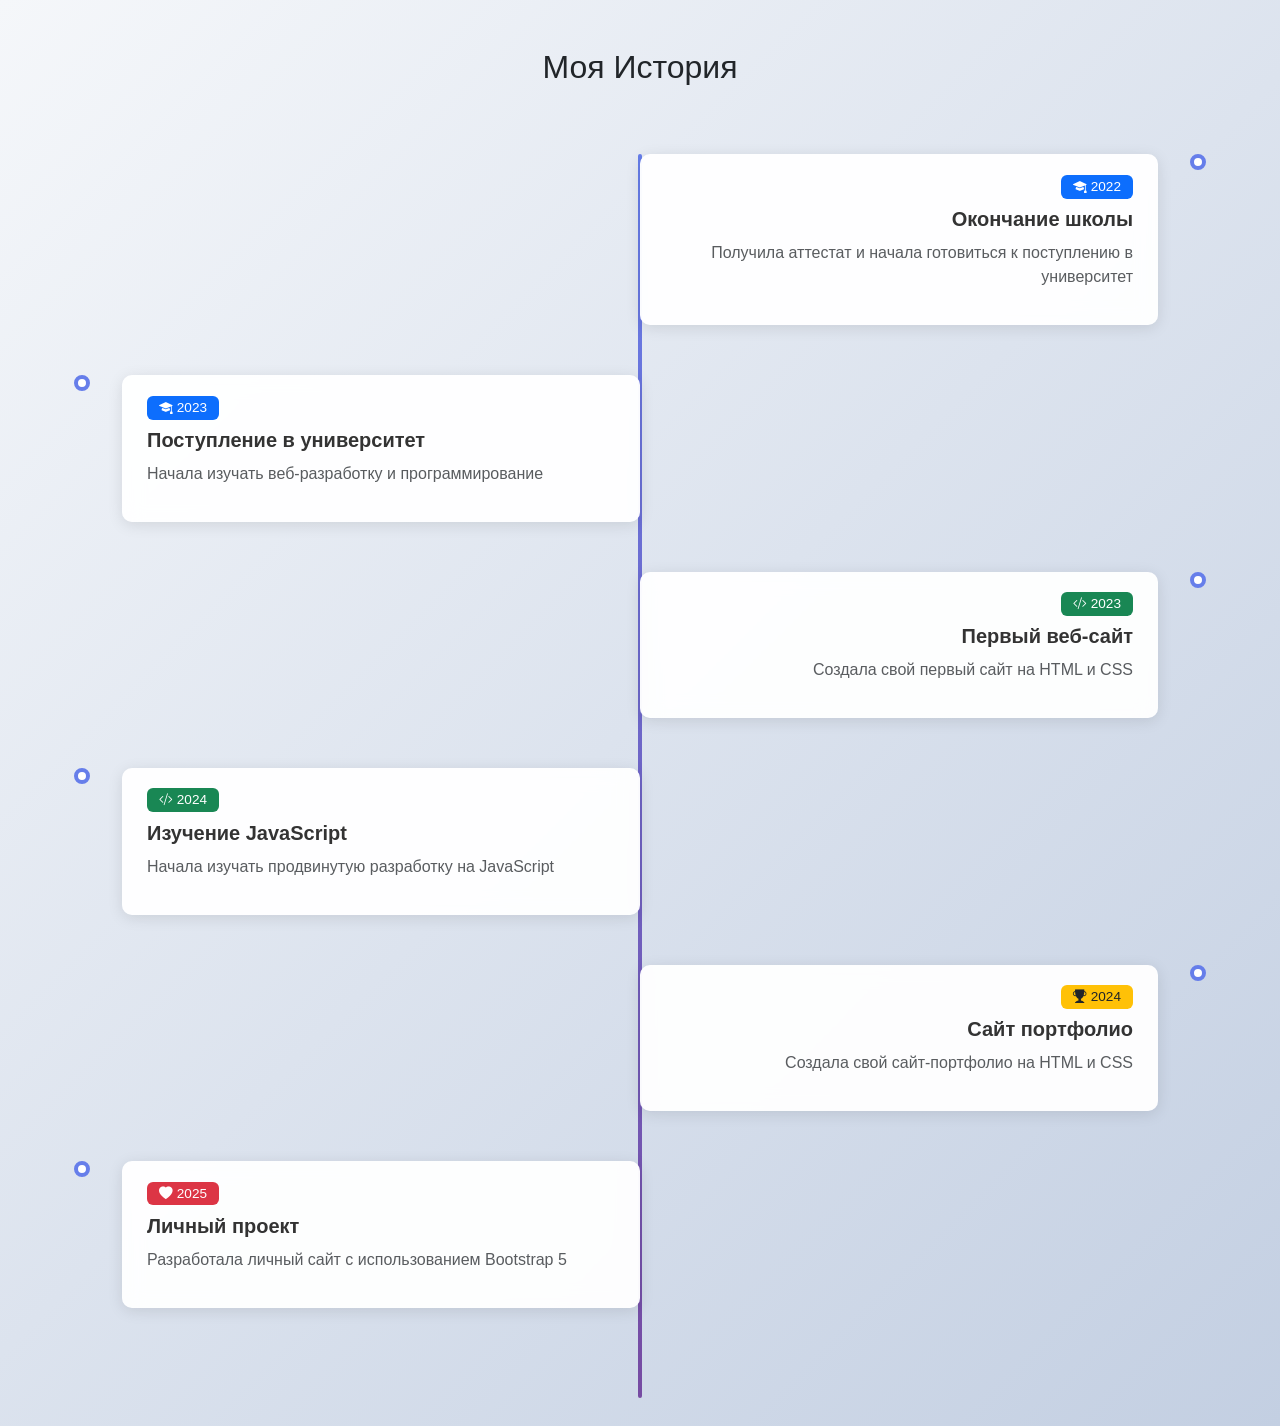
<file: timeline.html>
<!DOCTYPE html>
<html lang="ru">
<head>
    <meta charset="UTF-8">
    <meta name="viewport" content="width=device-width, initial-scale=1.0">
    <title>Моя история</title>
    <link href="https://cdn.jsdelivr.net/npm/bootstrap@5.3.8/dist/css/bootstrap.min.css" rel="stylesheet" integrity="sha384-sRIl4kxILFvY47J16cr9ZwB07vP4J8+LH7qKQnuqkuIAvNWLzeN8tE5YBujZqJLB" crossorigin="anonymous">
    <link rel="stylesheet" href="https://cdn.jsdelivr.net/npm/bootstrap-icons@1.11.3/font/bootstrap-icons.min.css">
    <link rel="stylesheet" href="custom.css">
    <style>
        body {
            background: linear-gradient(135deg, #f5f7fa 0%, #c3cfe2 100%);
            min-height: 100vh;
        }
    </style>
</head>
<body>
    <div class="container my-5">
        <h2 class="text-center mb-5">Моя История</h2>
        <div class="timeline">
            <div class="timeline-item">
                <div class="timeline-content">
                    <span class="badge bg-primary mb-2"><i class="bi bi-mortarboard-fill"></i> 2022</span>
                    <h5>Окончание школы</h5>
                    <p class="text-muted">Получила аттестат и начала готовиться к поступлению в университет</p>
                </div>
            </div>
            <div class="timeline-item timeline-item-left">
                <div class="timeline-content">
                    <span class="badge bg-primary mb-2"><i class="bi bi-mortarboard-fill"></i> 2023</span>
                    <h5>Поступление в университет</h5>
                    <p class="text-muted">Начала изучать веб-разработку и программирование</p>
                </div>
            </div>
            <div class="timeline-item">
                <div class="timeline-content">
                    <span class="badge bg-success mb-2"><i class="bi bi-code-slash"></i> 2023</span>
                    <h5>Первый веб-сайт</h5>
                    <p class="text-muted">Создала свой первый сайт на HTML и CSS</p>
                </div>
            </div>
            <div class="timeline-item timeline-item-left">
                <div class="timeline-content">
                    <span class="badge bg-success mb-2"><i class="bi bi-code-slash"></i> 2024</span>
                    <h5>Изучение JavaScript</h5>
                    <p class="text-muted">Начала изучать продвинутую разработку на JavaScript</p>
                </div>
            </div>
            <div class="timeline-item">
                <div class="timeline-content">
                    <span class="badge bg-warning text-dark mb-2"><i class="bi bi-trophy-fill"></i> 2024</span>
                    <h5>Сайт портфолио</h5>
                    <p class="text-muted">Создала свой сайт-портфолио на HTML и CSS</p>
                </div>
            </div>
            <div class="timeline-item timeline-item-left">
                <div class="timeline-content">
                    <span class="badge bg-danger mb-2"><i class="bi bi-heart-fill"></i> 2025</span>
                    <h5>Личный проект</h5>
                    <p class="text-muted">Разработала личный сайт с использованием Bootstrap 5</p>
                </div>
            </div>
        </div>
    </div>
    <script src="https://cdn.jsdelivr.net/npm/bootstrap@5.3.8/dist/js/bootstrap.bundle.min.js" integrity="sha384-FKyoEForCGlyvwx9Hj09JcYn3nv7wiPVlz7YYwJrWVcXK/BmnVDxM+D2scQbITxI" crossorigin="anonymous"></script>
</body>
</html>
</file>
<file: custom.css>
body {
    font-family: "Segoe UI", Tahoma, Geneva, Verdana, sans-serif;
}

.navbar-brand {
    font-weight: bold;
    font-size: 1.5rem;
    letter-spacing: 1px;
}

.navbar-dark .navbar-nav .nav-link:hover {
    color: #ffc107 !important;
    transition: color 0.3s ease;
}

#home {
    background: linear-gradient(135deg, #667eea 0%, #764ba2 100%);
    color: white;
    min-height: 400px;
    display: flex;
    align-items: center;
}

#home h1 {
    color: white;
}

#home .lead {
    color: rgba(255, 255, 255, 0.9);
}

#home .btn {
    box-shadow: 0 4px 15px rgba(0, 0, 0, 0.2);
    transition: transform 0.3s ease;
}

#home .btn:hover {
    transform: translateY(-3px);
    box-shadow: 0 6px 20px rgba(0, 0, 0, 0.3);
}

.card {
    transition: transform 0.3s ease, box-shadow 0.3s ease;
}

.card:hover {
    transform: translateY(-10px);
    box-shadow: 0 10px 30px rgba(0, 0, 0, 0.15) !important;
}

.btn {
    border-radius: 25px;
    padding: 10px 30px;
    font-weight: 500;
    transition: all 0.3s ease;
}

.form-control:focus {
    border-color: #667eea;
    box-shadow: 0 0 0 0.2rem rgba(102, 126, 234, 0.25);
}

.badge {
    padding: 8px 15px;
    font-size: 0.9rem;
    font-weight: 500;
    transition: transform 0.2s ease;
}

.badge:hover {
    transform: scale(1.1);
    cursor: pointer;
}

.progress {
    height: 25px;
    border-radius: 15px;
    background-color: #e9ecef;
}

.progress-bar {
    border-radius: 15px;
    font-weight: bold;
    line-height: 25px;
}

.accordion-button:not(.collapsed) {
    background-color: #667eea;
    color: white;
}

.accordion-button:focus {
    box-shadow: none;
    border-color: #667eea;
}

footer {
    background-color: #212529;
    color: white;
    padding: 40px 0;
    margin-top: 80px;
}

footer h5 {
    color: #ffc107;
    margin-bottom: 20px;
}

footer a {
    color: rgba(255, 255, 255, 0.7);
    text-decoration: none;
    transition: color 0.3s ease;
}

footer a:hover {
    color: #ffc107;
}

@media (max-width: 768px) {
    #home {
        min-height: 300px;
    }

    #home h1 {
        font-size: 2rem;
    }

    .card {
        margin-bottom: 20px;
    }
}

.timeline {
    position: relative;
    padding: 20px 0;
}

.timeline::before {
    content: '';
    position: absolute;
    left: 50%;
    transform: translateX(-50%);
    width: 4px;
    height: 100%;
    background: linear-gradient(180deg, #667eea 0%, #764ba2 100%);
    border-radius: 2px;
}

.timeline-item {
    position: relative;
    margin-bottom: 50px;
    width: 50%;
    padding-right: 40px;
    text-align: right;
    margin-left: 50%;
}

.timeline-item-left {
    margin-left: 0 !important;
    padding-right: 0;
    padding-left: 40px;
    text-align: left;
}

.timeline-item::before {
    content: '';
    position: absolute;
    right: -8px;
    top: 0;
    width: 16px;
    height: 16px;
    background: white;
    border: 4px solid #667eea;
    border-radius: 50%;
    z-index: 1;
    transition: transform 0.3s ease;
}

.timeline-item-left::before {
    right: auto;
    left: -8px;
}

.timeline-item:hover::before {
    transform: scale(1.5);
    background: #667eea;
}

.timeline-content {
    background: rgba(255, 255, 255, 0.95);
    padding: 20px 25px;
    border-radius: 10px;
    box-shadow: 0 3px 15px rgba(0, 0, 0, 0.1);
    transition: all 0.3s ease;
    backdrop-filter: blur(10px);
}

.timeline-content:hover {
    transform: translateY(-5px);
    box-shadow: 0 8px 25px rgba(0, 0, 0, 0.15);
}

.timeline-content h5 {
    color: #333;
    margin-bottom: 10px;
    font-weight: 600;
}

.timeline-content .badge {
    font-size: 0.85rem;
    padding: 5px 12px;
}

@keyframes pulse {
    0%, 100% { box-shadow: 0 0 0 0 rgba(102, 126, 234, 0.7); }
    50% { box-shadow: 0 0 0 10px rgba(102, 126, 234, 0); }
}

.timeline-item::before {
    animation: pulse 2s infinite;
}

@media (max-width: 768px) {
    .timeline::before {
        left: 20px;
    }

    .timeline-item,
    .timeline-item-left {
        width: 100%;
        margin-left: 0 !important;
        padding-left: 60px;
        padding-right: 0;
        text-align: left;
    }

    .timeline-item::before,
    .timeline-item-left::before {
        left: 12px;
        right: auto;
    }
}
</file>
